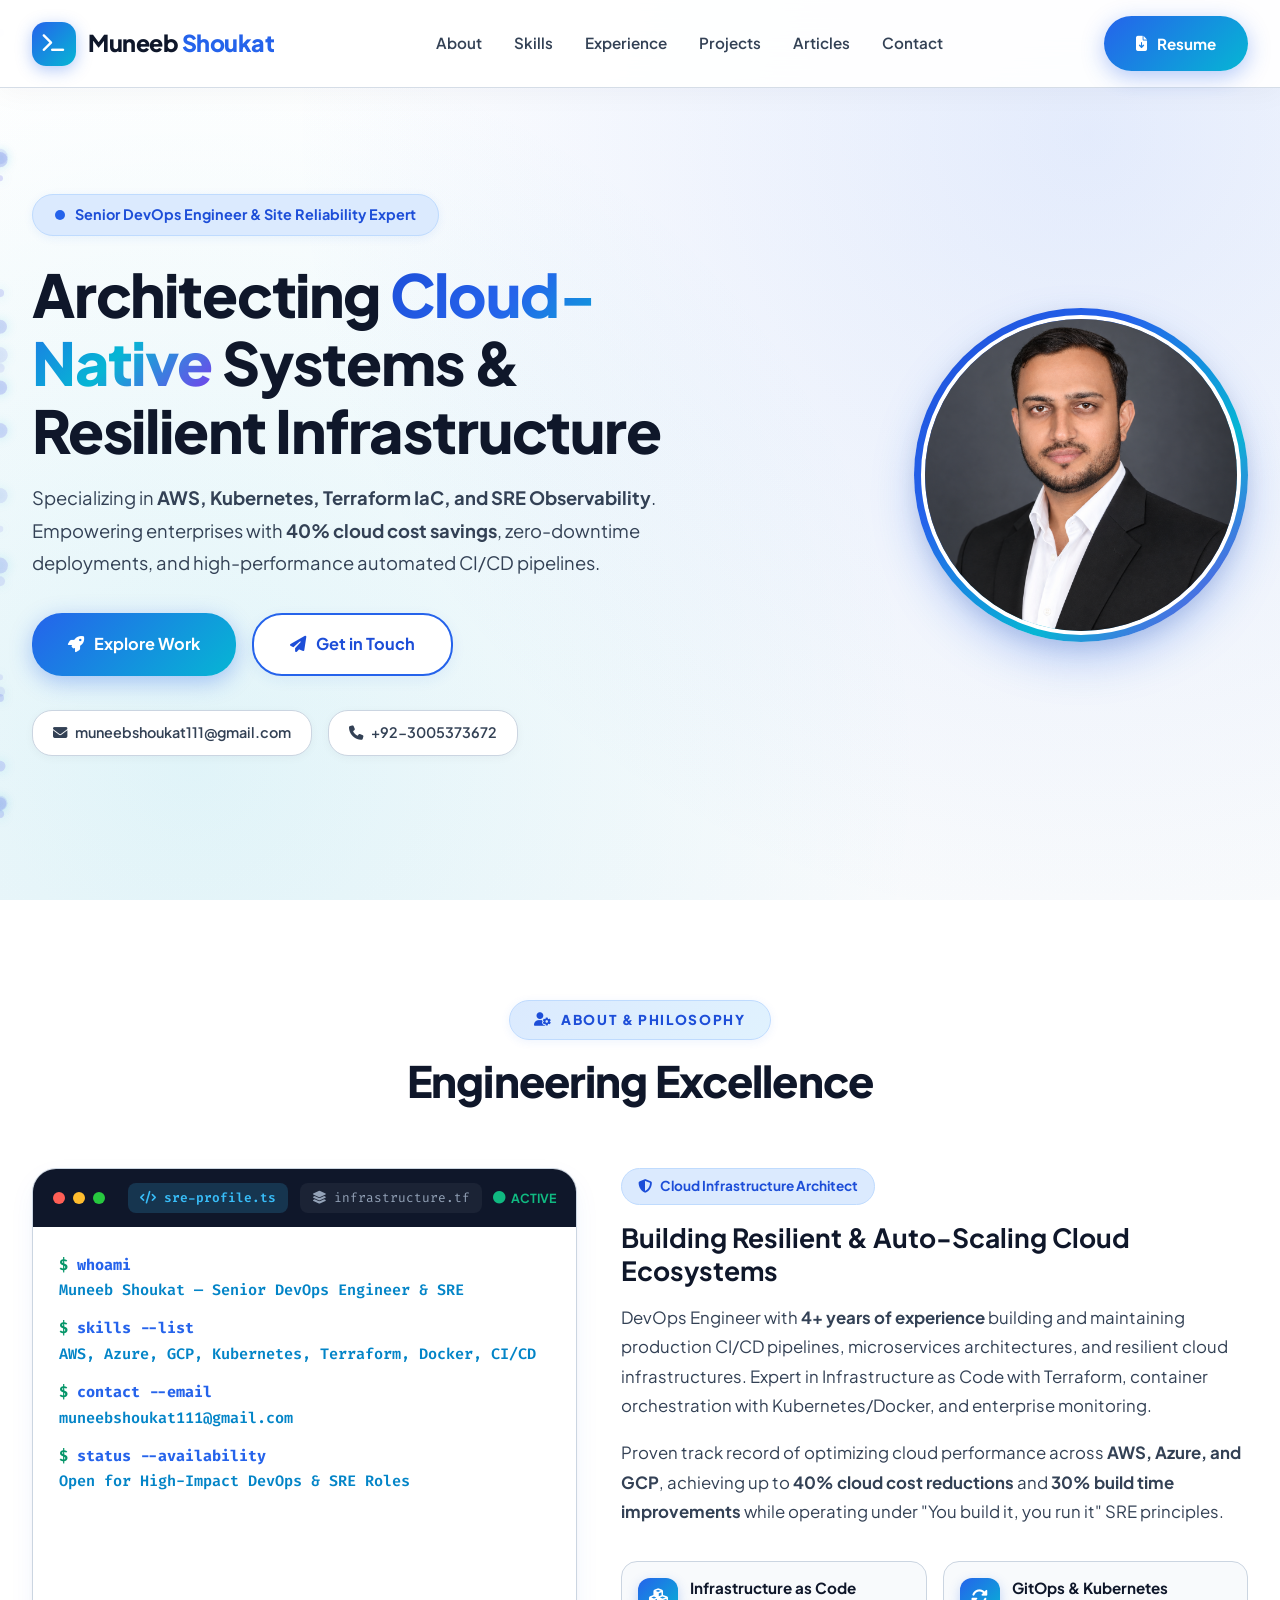
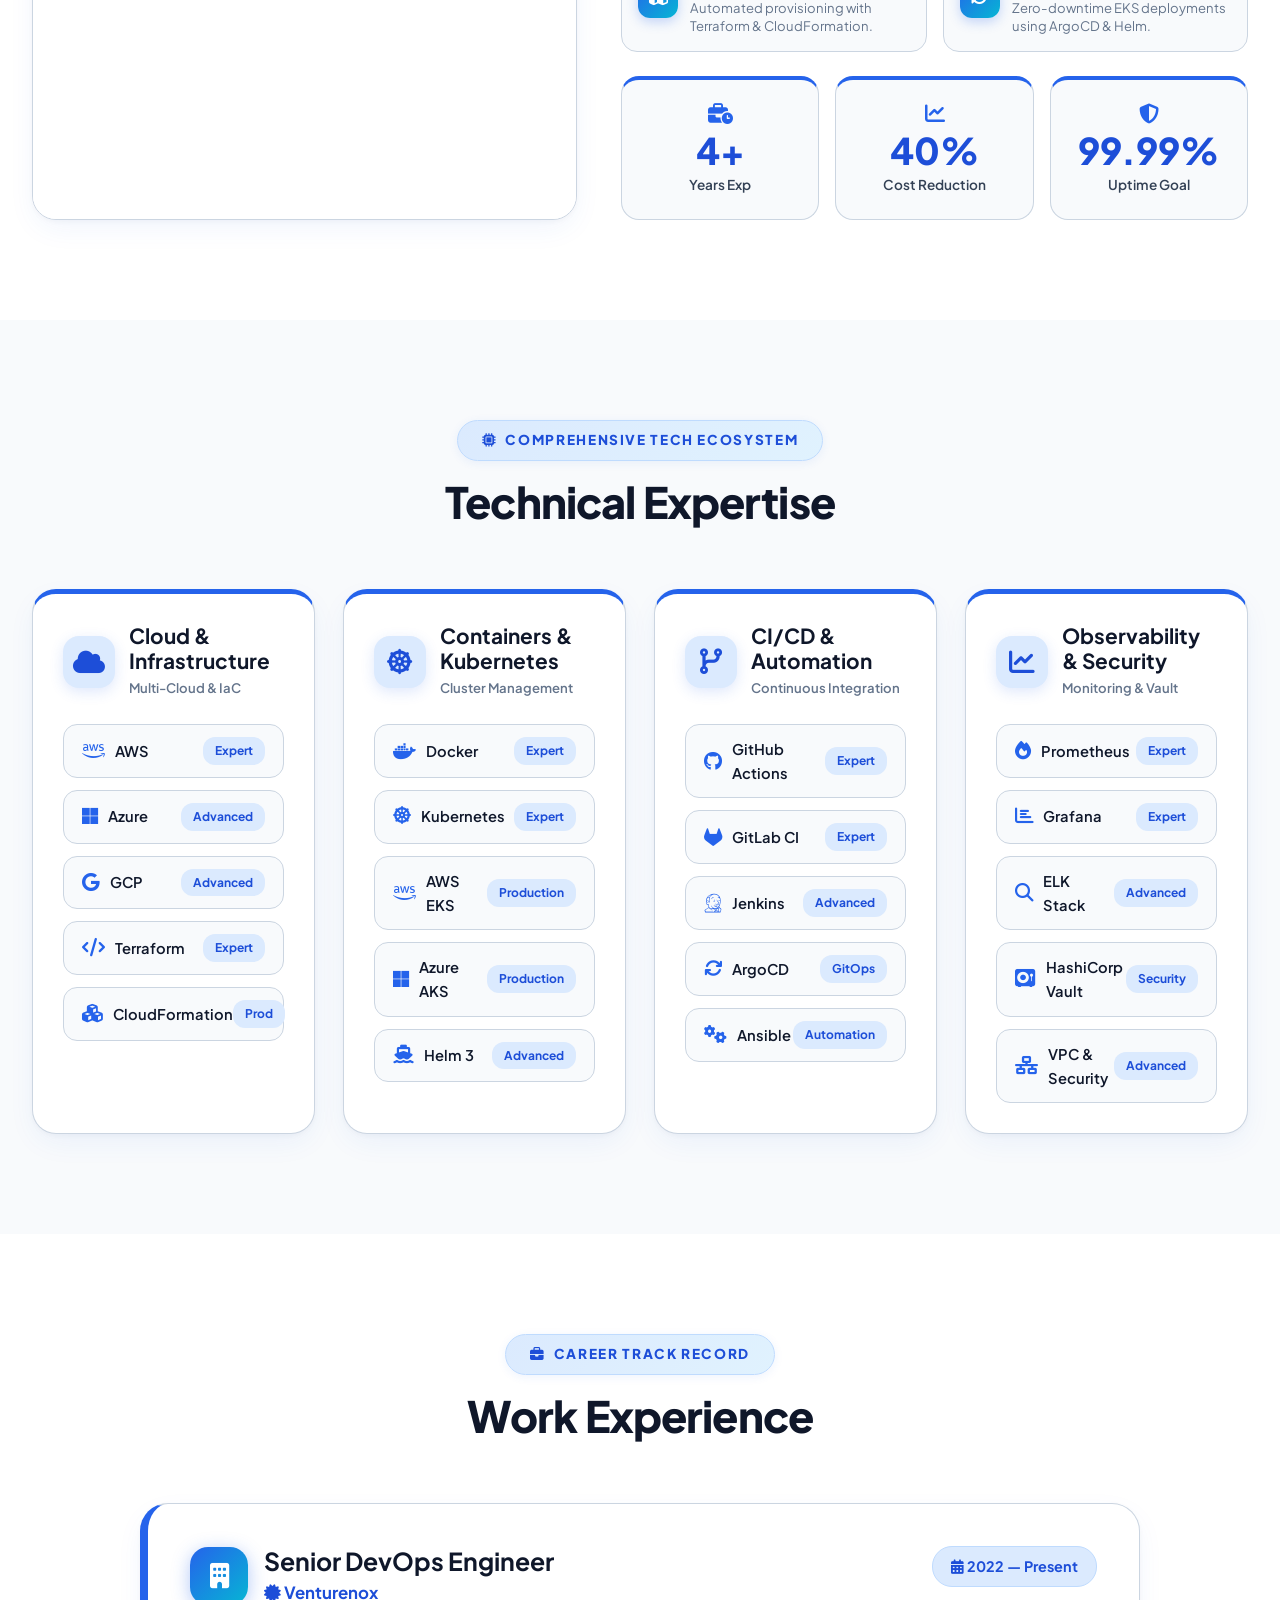
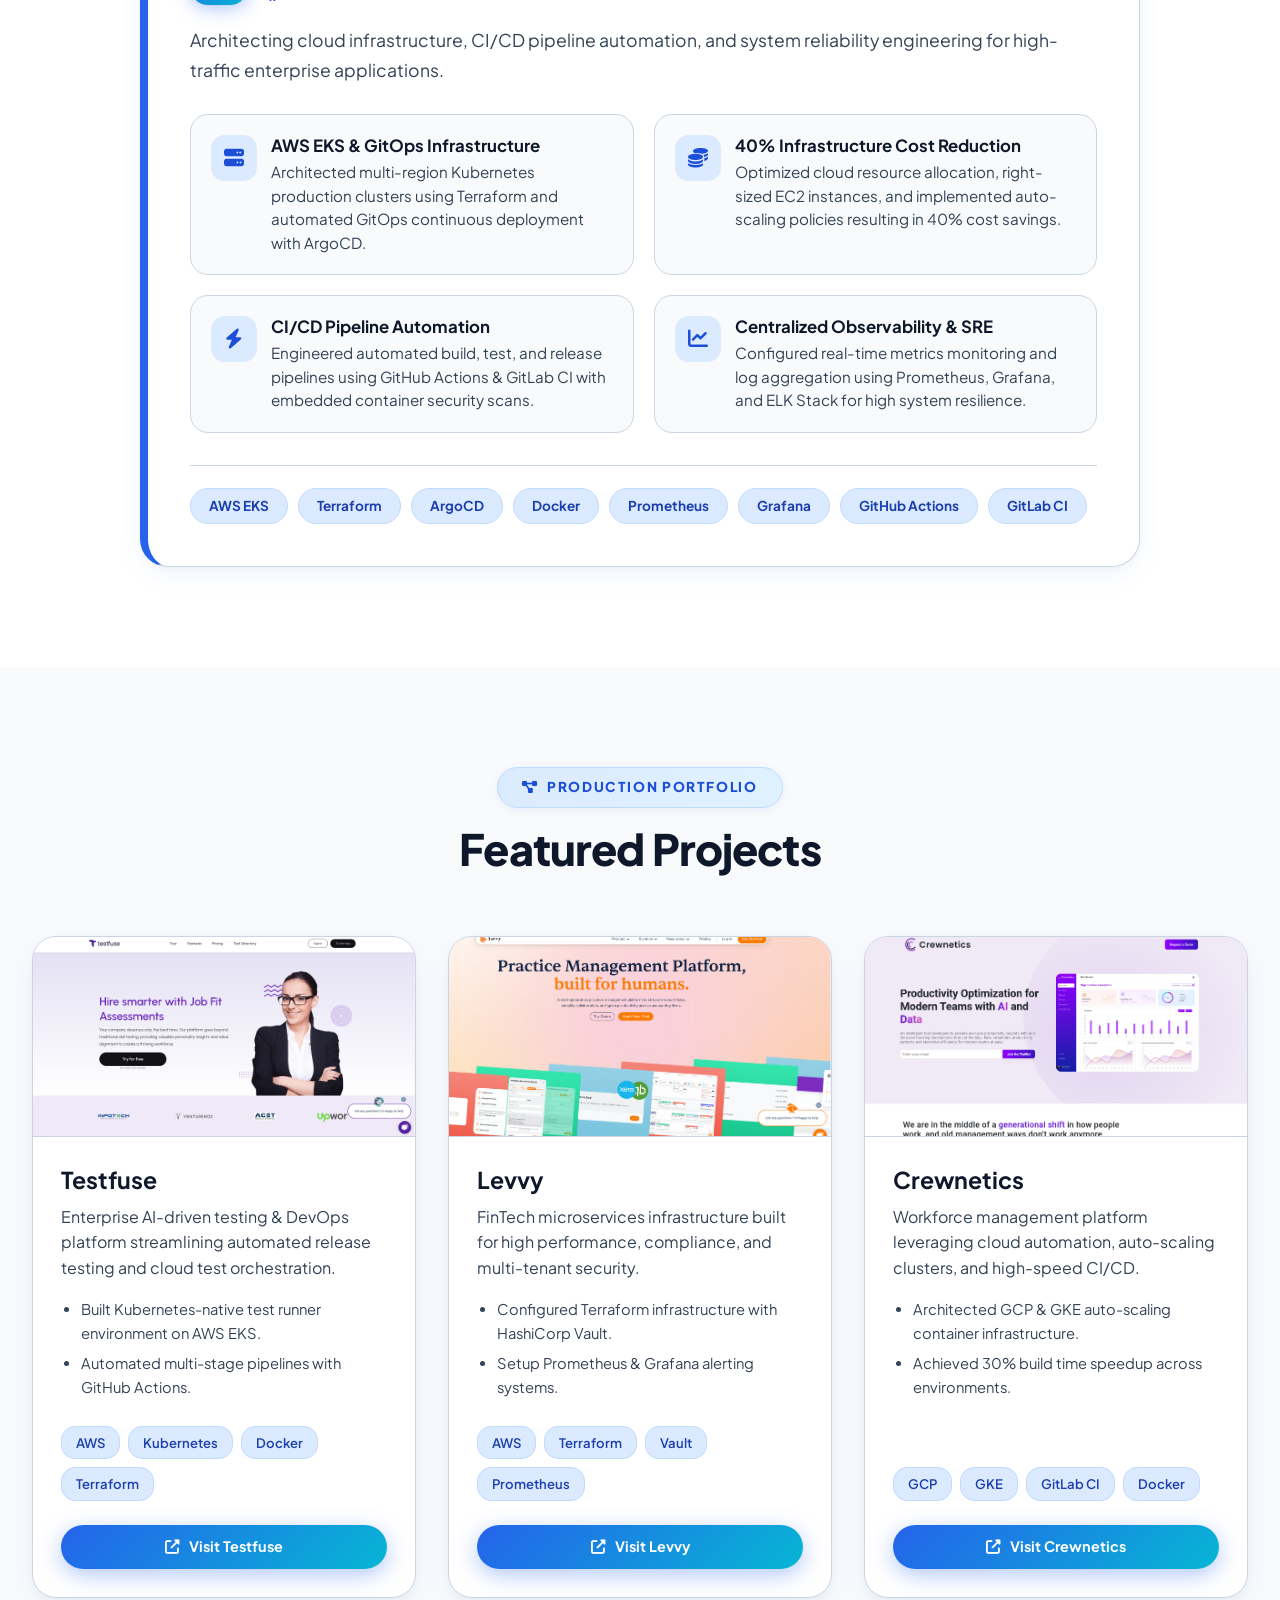
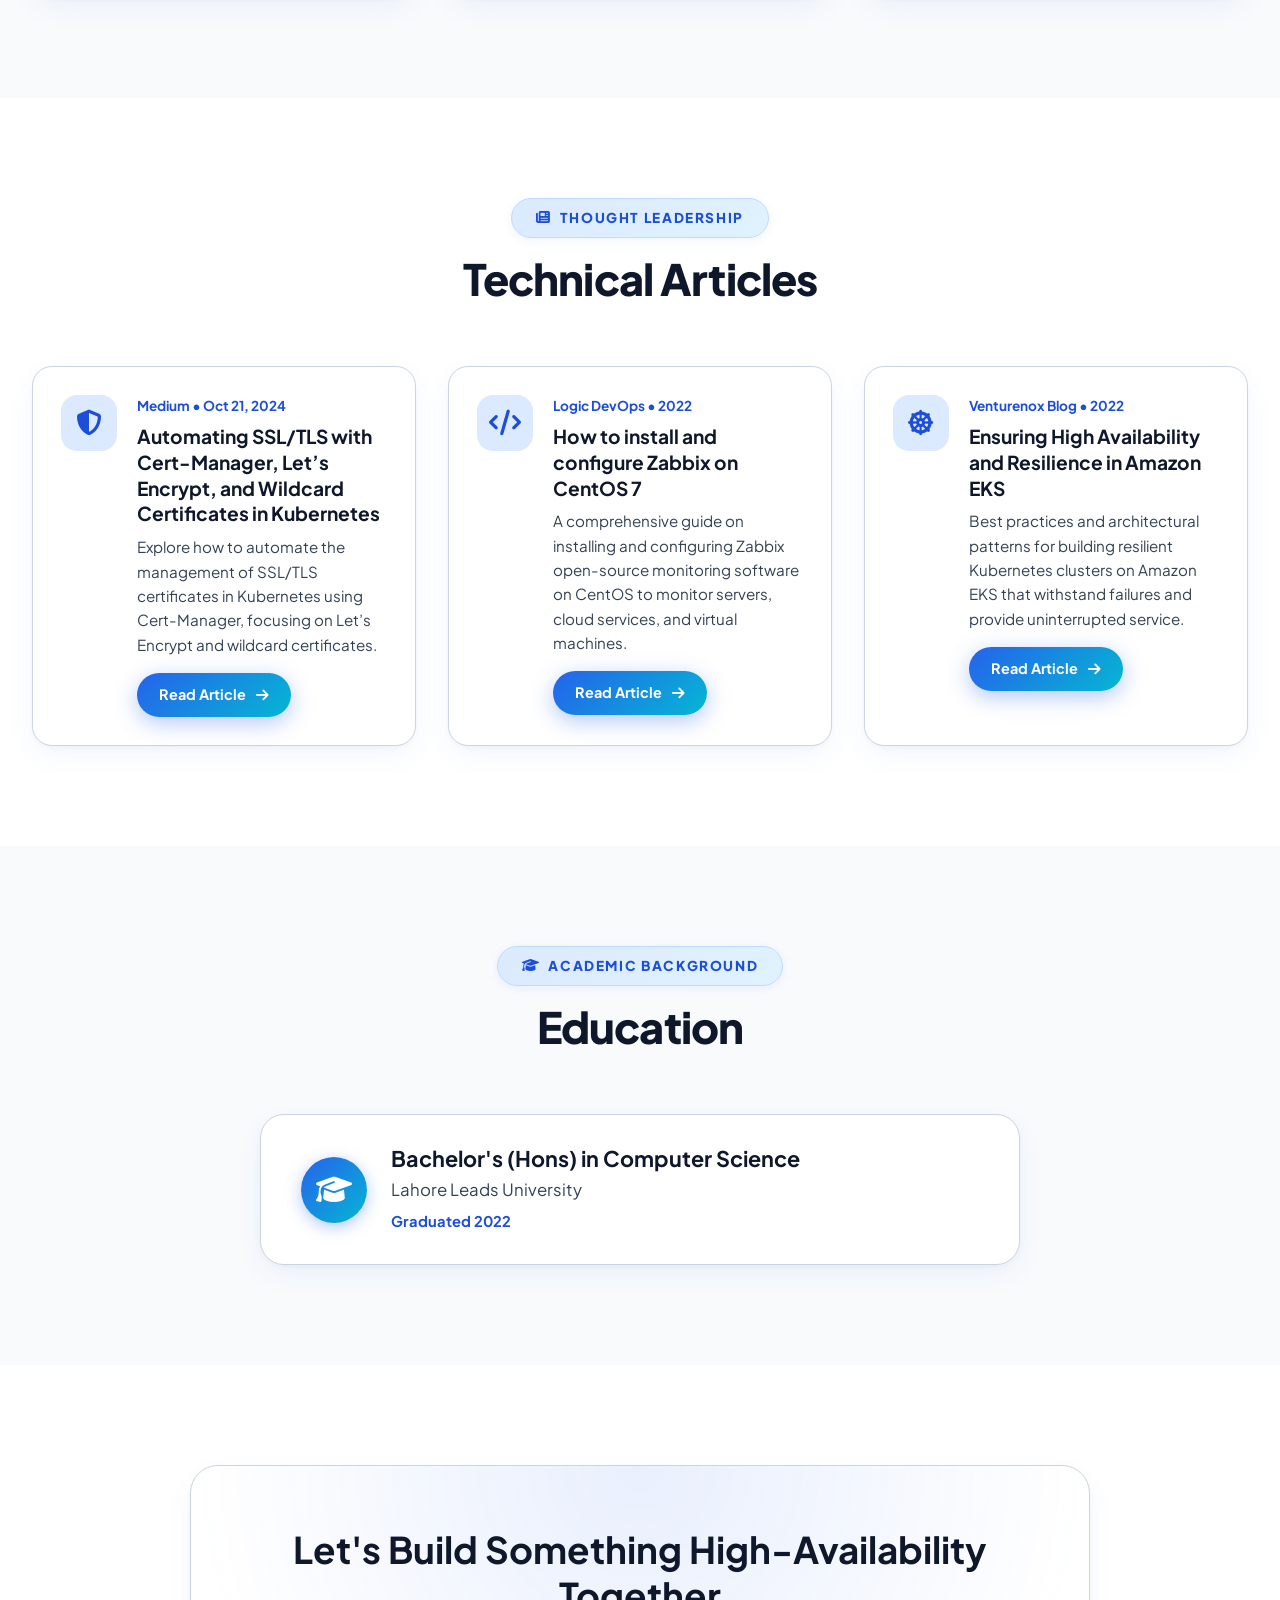
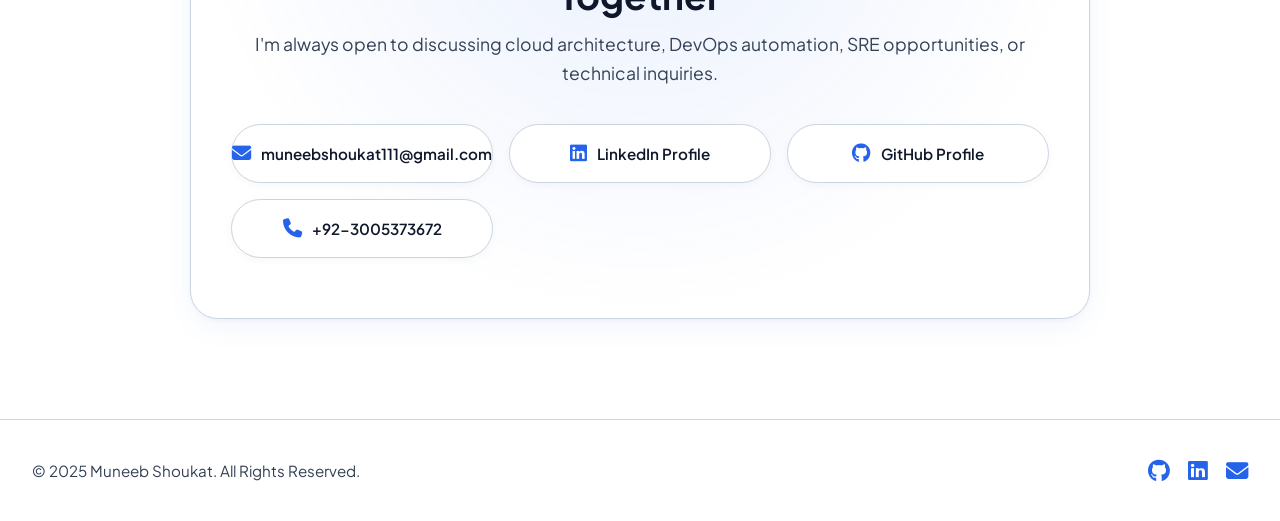
<file: index.html>
<!DOCTYPE html>
<html lang="en">

<head>
  <meta charset="UTF-8" />
  <meta name="viewport" content="width=device-width, initial-scale=1.0" />
  <title>Muneeb Shoukat | Senior DevOps Engineer & SRE</title>
  <link rel="icon" href="images/profile.jpeg" type="image/png" />

  <!-- Google Fonts & Font Awesome Icons -->
  <link
    href="https://fonts.googleapis.com/css2?family=Plus+Jakarta+Sans:wght@300;400;500;600;700;800&family=Fira+Code:wght@400;500;600&display=swap"
    rel="stylesheet" />
  <link rel="stylesheet" href="https://cdnjs.cloudflare.com/ajax/libs/font-awesome/6.4.0/css/all.min.css" />

  <!-- Custom Stylesheet -->
  <link rel="stylesheet" href="styles.css" />
</head>

<body>

  <!-- Ambient Glow Canvas Mesh -->
  <div class="glow-mesh glow-1"></div>
  <div class="glow-mesh glow-2"></div>

  <!-- Floating Glass Navbar -->
  <header class="navbar">
    <div class="container navbar-container">
      <a href="#" class="logo">
        <div class="logo-icon"><i class="fas fa-terminal"></i></div>
        <span class="logo-text">Muneeb<span class="logo-accent"> Shoukat</span></span>
      </a>

      <nav class="nav-menu">
        <ul class="nav-links">
          <li><a href="#about" class="nav-link">About</a></li>
          <li><a href="#skills" class="nav-link">Skills</a></li>
          <li><a href="#experience" class="nav-link">Experience</a></li>
          <li><a href="#projects" class="nav-link">Projects</a></li>
          <li><a href="#articles" class="nav-link">Articles</a></li>
          <li><a href="#contact" class="nav-link">Contact</a></li>
        </ul>
      </nav>

      <div class="nav-actions">
        <a href="MuneebulRehman.pdf" class="btn btn-primary btn-nav" download>
          <i class="fas fa-file-download"></i> Resume
        </a>
        <button class="burger" aria-label="Toggle navigation">
          <span></span><span></span><span></span>
        </button>
      </div>
    </div>
  </header>

  <!-- World-Class Hero Section -->
  <section id="hero" class="hero-section">
    <canvas id="hero-particles"></canvas>
    <div class="container hero-container">

      <!-- Hero Left Headline & Action -->
      <div class="hero-text">
        <div class="status-pill">
          <span class="pulse-dot"></span>
          Senior DevOps Engineer & Site Reliability Expert
        </div>

        <h1 class="hero-title">
          Architecting <span class="gradient-text">Cloud-Native</span> Systems & Resilient Infrastructure
        </h1>

        <p class="hero-description">
          Specializing in <strong>AWS, Kubernetes, Terraform IaC, and SRE Observability</strong>. Empowering enterprises
          with <strong>40% cloud cost savings</strong>, zero-downtime deployments, and high-performance automated CI/CD
          pipelines.
        </p>

        <div class="hero-cta">
          <a href="#projects" class="btn btn-primary btn-lg">
            <i class="fas fa-rocket"></i> Explore Work
          </a>
          <a href="#contact" class="btn btn-secondary btn-lg">
            <i class="fas fa-paper-plane"></i> Get in Touch
          </a>
        </div>

        <div class="hero-contact-chips">
          <a href="mailto:muneebshoukat111@gmail.com" class="chip-item">
            <i class="fas fa-envelope"></i> muneebshoukat111@gmail.com
          </a>
          <a href="tel:+923005373672" class="chip-item">
            <i class="fas fa-phone"></i> +92-3005373672
          </a>
        </div>
      </div>

      <!-- Hero Right Profile Card Showcase -->
      <div class="hero-visual">
        <div class="portrait-card">
          <div class="portrait-ring">
            <img src="images/profile.jpeg" alt="Muneeb Shoukat" class="portrait-img" />
          </div>
        </div>
      </div>

    </div>
  </section>

  <!-- Interactive Terminal & Bio Grid -->
  <section id="about" class="section about-section">
    <div class="container">
      <div class="section-header">
        <span class="section-tag"><i class="fas fa-user-gear"></i> ABOUT & PHILOSOPHY</span>
        <h2 class="section-title">Engineering Excellence</h2>
      </div>

      <div class="about-grid">
        <!-- Interactive Terminal Console -->
        <div class="terminal-card">
          <div class="terminal-bar">
            <div class="terminal-dots">
              <span class="dot dot-red"></span>
              <span class="dot dot-yellow"></span>
              <span class="dot dot-green"></span>
            </div>
            <div class="terminal-tabs">
              <span class="tab active"><i class="fas fa-code"></i> sre-profile.ts</span>
              <span class="tab"><i class="fas fa-layer-group"></i> infrastructure.tf</span>
            </div>
            <span class="status-online"><i class="fas fa-circle"></i> ACTIVE</span>
          </div>
          <div class="terminal-body">
            <div class="terminal-content"></div>
          </div>
        </div>

        <!-- Bio & Pillars Card -->
        <div class="bio-card">
          <div class="bio-header-badge">
            <i class="fas fa-shield-halved"></i> Cloud Infrastructure Architect
          </div>
          <h3>Building Resilient & Auto-Scaling Cloud Ecosystems</h3>
          <p>
            DevOps Engineer with <strong>4+ years of experience</strong> building and maintaining production CI/CD
            pipelines, microservices architectures, and resilient cloud infrastructures. Expert in Infrastructure as
            Code with Terraform, container orchestration with Kubernetes/Docker, and enterprise monitoring.
          </p>
          <p>
            Proven track record of optimizing cloud performance across <strong>AWS, Azure, and GCP</strong>, achieving
            up to <strong>40% cloud cost reductions</strong> and <strong>30% build time improvements</strong> while
            operating under "You build it, you run it" SRE principles.
          </p>

          <!-- Core Pillars Grid -->
          <div class="bio-pillars">
            <div class="pillar-item">
              <div class="pillar-icon"><i class="fas fa-cubes"></i></div>
              <div>
                <h4>Infrastructure as Code</h4>
                <p>Automated provisioning with Terraform & CloudFormation.</p>
              </div>
            </div>
            <div class="pillar-item">
              <div class="pillar-icon"><i class="fas fa-sync-alt"></i></div>
              <div>
                <h4>GitOps & Kubernetes</h4>
                <p>Zero-downtime EKS deployments using ArgoCD & Helm.</p>
              </div>
            </div>
          </div>

          <!-- Highlight Metric Counters -->
          <div class="stats-row">
            <div class="stat-box">
              <i class="fas fa-business-time stat-icon"></i>
              <span class="stat-num">4+</span>
              <span class="stat-label">Years Exp</span>
            </div>
            <div class="stat-box">
              <i class="fas fa-chart-line stat-icon"></i>
              <span class="stat-num">40%</span>
              <span class="stat-label">Cost Reduction</span>
            </div>
            <div class="stat-box">
              <i class="fas fa-shield-alt stat-icon"></i>
              <span class="stat-num">99.99%</span>
              <span class="stat-label">Uptime Goal</span>
            </div>
          </div>

        </div>
      </div>
    </div>
  </section>

  <!-- Technical Stack Ecosystem -->
  <section id="skills" class="section skills-section">
    <div class="container">
      <div class="section-header">
        <span class="section-tag"><i class="fas fa-microchip"></i> COMPREHENSIVE TECH ECOSYSTEM</span>
        <h2 class="section-title">Technical Expertise</h2>
      </div>

      <div class="skills-grid">
        <!-- Cloud Platforms & IaC -->
        <div class="skill-card">
          <div class="skill-card-top">
            <div class="skill-icon-badge"><i class="fas fa-cloud"></i></div>
            <div>
              <h3>Cloud & Infrastructure</h3>
              <span class="skill-sub">Multi-Cloud & IaC</span>
            </div>
          </div>
          <div class="skill-tags">
            <div class="tag-badge"><i class="fab fa-aws"></i> <span>AWS</span> <small>Expert</small></div>
            <div class="tag-badge"><i class="fab fa-microsoft"></i> <span>Azure</span> <small>Advanced</small></div>
            <div class="tag-badge"><i class="fab fa-google"></i> <span>GCP</span> <small>Advanced</small></div>
            <div class="tag-badge"><i class="fas fa-code"></i> <span>Terraform</span> <small>Expert</small></div>
            <div class="tag-badge"><i class="fas fa-cubes"></i> <span>CloudFormation</span> <small>Prod</small></div>
          </div>
        </div>

        <!-- Containers & Orchestration -->
        <div class="skill-card">
          <div class="skill-card-top">
            <div class="skill-icon-badge"><i class="fas fa-dharmachakra"></i></div>
            <div>
              <h3>Containers & Kubernetes</h3>
              <span class="skill-sub">Cluster Management</span>
            </div>
          </div>
          <div class="skill-tags">
            <div class="tag-badge"><i class="fab fa-docker"></i> <span>Docker</span> <small>Expert</small></div>
            <div class="tag-badge"><i class="fas fa-dharmachakra"></i> <span>Kubernetes</span> <small>Expert</small>
            </div>
            <div class="tag-badge"><i class="fab fa-aws"></i> <span>AWS EKS</span> <small>Production</small></div>
            <div class="tag-badge"><i class="fab fa-microsoft"></i> <span>Azure AKS</span> <small>Production</small>
            </div>
            <div class="tag-badge"><i class="fas fa-ship"></i> <span>Helm 3</span> <small>Advanced</small></div>
          </div>
        </div>

        <!-- CI/CD Pipelines & Automation -->
        <div class="skill-card">
          <div class="skill-card-top">
            <div class="skill-icon-badge"><i class="fas fa-code-branch"></i></div>
            <div>
              <h3>CI/CD & Automation</h3>
              <span class="skill-sub">Continuous Integration</span>
            </div>
          </div>
          <div class="skill-tags">
            <div class="tag-badge"><i class="fab fa-github"></i> <span>GitHub Actions</span> <small>Expert</small></div>
            <div class="tag-badge"><i class="fab fa-gitlab"></i> <span>GitLab CI</span> <small>Expert</small></div>
            <div class="tag-badge"><i class="fab fa-jenkins"></i> <span>Jenkins</span> <small>Advanced</small></div>
            <div class="tag-badge"><i class="fas fa-sync"></i> <span>ArgoCD</span> <small>GitOps</small></div>
            <div class="tag-badge"><i class="fas fa-cogs"></i> <span>Ansible</span> <small>Automation</small></div>
          </div>
        </div>

        <!-- Observability & Security -->
        <div class="skill-card">
          <div class="skill-card-top">
            <div class="skill-icon-badge"><i class="fas fa-chart-line"></i></div>
            <div>
              <h3>Observability & Security</h3>
              <span class="skill-sub">Monitoring & Vault</span>
            </div>
          </div>
          <div class="skill-tags">
            <div class="tag-badge"><i class="fas fa-fire"></i> <span>Prometheus</span> <small>Expert</small></div>
            <div class="tag-badge"><i class="fas fa-chart-bar"></i> <span>Grafana</span> <small>Expert</small></div>
            <div class="tag-badge"><i class="fas fa-search"></i> <span>ELK Stack</span> <small>Advanced</small></div>
            <div class="tag-badge"><i class="fas fa-vault"></i> <span>HashiCorp Vault</span> <small>Security</small>
            </div>
            <div class="tag-badge"><i class="fas fa-network-wired"></i> <span>VPC & Security</span>
              <small>Advanced</small>
            </div>
          </div>
        </div>
      </div>
    </div>
  </section>

  <!-- Work Experience Showcase -->
  <section id="experience" class="section experience-section">
    <div class="container">
      <div class="section-header">
        <span class="section-tag"><i class="fas fa-briefcase"></i> CAREER TRACK RECORD</span>
        <h2 class="section-title">Work Experience</h2>
      </div>

      <div class="experience-showcase">
        <div class="company-card">
          <!-- Card Header -->
          <div class="company-header">
            <div class="company-brand">
              <div class="company-logo-badge"><i class="fas fa-building"></i></div>
              <div>
                <h3>Senior DevOps Engineer</h3>
                <span class="company-name"><i class="fas fa-certificate"></i> Venturenox</span>
              </div>
            </div>
            <div class="company-meta">
              <span class="date-badge"><i class="fas fa-calendar-alt"></i> 2022 — Present</span>
            </div>
          </div>

          <!-- Description -->
          <p class="experience-summary">
            Architecting cloud infrastructure, CI/CD pipeline automation, and system reliability engineering for
            high-traffic enterprise applications.
          </p>

          <!-- Core Achievements Grid -->
          <div class="achievements-grid">
            <div class="achievement-item">
              <div class="achievement-icon"><i class="fas fa-server"></i></div>
              <div>
                <h4>AWS EKS & GitOps Infrastructure</h4>
                <p>Architected multi-region Kubernetes production clusters using Terraform and automated GitOps
                  continuous deployment with ArgoCD.</p>
              </div>
            </div>

            <div class="achievement-item">
              <div class="achievement-icon"><i class="fas fa-coins"></i></div>
              <div>
                <h4>40% Infrastructure Cost Reduction</h4>
                <p>Optimized cloud resource allocation, right-sized EC2 instances, and implemented auto-scaling policies
                  resulting in 40% cost savings.</p>
              </div>
            </div>

            <div class="achievement-item">
              <div class="achievement-icon"><i class="fas fa-bolt"></i></div>
              <div>
                <h4>CI/CD Pipeline Automation</h4>
                <p>Engineered automated build, test, and release pipelines using GitHub Actions & GitLab CI with
                  embedded container security scans.</p>
              </div>
            </div>

            <div class="achievement-item">
              <div class="achievement-icon"><i class="fas fa-chart-line"></i></div>
              <div>
                <h4>Centralized Observability & SRE</h4>
                <p>Configured real-time metrics monitoring and log aggregation using Prometheus, Grafana, and ELK Stack
                  for high system resilience.</p>
              </div>
            </div>
          </div>

          <!-- Tech Stack Bar -->
          <div class="experience-tech-bar">
            <span class="tech-pill">AWS EKS</span>
            <span class="tech-pill">Terraform</span>
            <span class="tech-pill">ArgoCD</span>
            <span class="tech-pill">Docker</span>
            <span class="tech-pill">Prometheus</span>
            <span class="tech-pill">Grafana</span>
            <span class="tech-pill">GitHub Actions</span>
            <span class="tech-pill">GitLab CI</span>
          </div>
        </div>
      </div>
    </div>
  </section>

  <!-- Bento Grid Projects Section -->
  <section id="projects" class="section projects-section">
    <div class="container">
      <div class="section-header">
        <span class="section-tag"><i class="fas fa-diagram-project"></i> PRODUCTION PORTFOLIO</span>
        <h2 class="section-title">Featured Projects</h2>
      </div>

      <div class="projects-grid">

        <!-- Project 1: Testfuse -->
        <div class="project-card">
          <div class="project-img-wrapper">
            <img src="images/testfuse.png" alt="Testfuse Logo & Platform" class="project-img" />
          </div>
          <div class="project-card-body">
            <h3>Testfuse</h3>
            <p>Enterprise AI-driven testing & DevOps platform streamlining automated release testing and cloud test
              orchestration.</p>
            <ul>
              <li>Built Kubernetes-native test runner environment on AWS EKS.</li>
              <li>Automated multi-stage pipelines with GitHub Actions.</li>
            </ul>
            <div class="project-tags">
              <span>AWS</span><span>Kubernetes</span><span>Docker</span><span>Terraform</span>
            </div>
            <a href="https://testfuse.com/" target="_blank" class="btn btn-primary btn-sm">
              <i class="fas fa-external-link-alt"></i> Visit Testfuse
            </a>
          </div>
        </div>

        <!-- Project 2: Levvy -->
        <div class="project-card">
          <div class="project-img-wrapper">
            <img src="images/levvy.png" alt="Levvy Logo & Platform" class="project-img" />
          </div>
          <div class="project-card-body">
            <h3>Levvy</h3>
            <p>FinTech microservices infrastructure built for high performance, compliance, and multi-tenant security.
            </p>
            <ul>
              <li>Configured Terraform infrastructure with HashiCorp Vault.</li>
              <li>Setup Prometheus & Grafana alerting systems.</li>
            </ul>
            <div class="project-tags">
              <span>AWS</span><span>Terraform</span><span>Vault</span><span>Prometheus</span>
            </div>
            <a href="https://levvy.com/" target="_blank" class="btn btn-primary btn-sm">
              <i class="fas fa-external-link-alt"></i> Visit Levvy
            </a>
          </div>
        </div>

        <!-- Project 3: Crewnetics -->
        <div class="project-card">
          <div class="project-img-wrapper">
            <img src="images/crewnetics.png" alt="Crewnetics Logo & Platform" class="project-img" />
          </div>
          <div class="project-card-body">
            <h3>Crewnetics</h3>
            <p>Workforce management platform leveraging cloud automation, auto-scaling clusters, and high-speed CI/CD.
            </p>
            <ul>
              <li>Architected GCP & GKE auto-scaling container infrastructure.</li>
              <li>Achieved 30% build time speedup across environments.</li>
            </ul>
            <div class="project-tags">
              <span>GCP</span><span>GKE</span><span>GitLab CI</span><span>Docker</span>
            </div>
            <a href="https://crewnetics.com/" target="_blank" class="btn btn-primary btn-sm">
              <i class="fas fa-external-link-alt"></i> Visit Crewnetics
            </a>
          </div>
        </div>

      </div>
    </div>
  </section>

  <!-- Technical Articles Section -->
  <section id="articles" class="section articles-section">
    <div class="container">
      <div class="section-header">
        <span class="section-tag"><i class="fas fa-newspaper"></i> THOUGHT LEADERSHIP</span>
        <h2 class="section-title">Technical Articles</h2>
      </div>

      <div class="articles-grid">
        <div class="article-card">
          <div class="article-icon"><i class="fas fa-shield-alt"></i></div>
          <div class="article-body">
            <span class="article-date">Medium • Oct 21, 2024</span>
            <h3>Automating SSL/TLS with Cert-Manager, Let’s Encrypt, and Wildcard Certificates in Kubernetes</h3>
            <p>Explore how to automate the management of SSL/TLS certificates in Kubernetes using Cert-Manager, focusing
              on Let’s Encrypt and wildcard certificates.</p>
            <a href="https://medium.com/@muneebshoukat111/automating-ssl-tls-with-cert-manager-lets-encrypt-and-wildcard-certificates-in-kubernetes-be958a5a4526"
              target="_blank" class="btn btn-primary btn-sm">
              Read Article <i class="fas fa-arrow-right"></i>
            </a>
          </div>
        </div>

        <div class="article-card">
          <div class="article-icon"><i class="fas fa-code"></i></div>
          <div class="article-body">
            <span class="article-date">Logic DevOps • 2022</span>
            <h3>How to install and configure Zabbix on CentOS 7</h3>
            <p>A comprehensive guide on installing and configuring Zabbix open-source monitoring software on CentOS to
              monitor servers, cloud services, and virtual machines.</p>
            <a href="https://logicdevops.blogspot.com/" target="_blank" class="btn btn-primary btn-sm">
              Read Article <i class="fas fa-arrow-right"></i>
            </a>
          </div>
        </div>

        <div class="article-card">
          <div class="article-icon"><i class="fas fa-dharmachakra"></i></div>
          <div class="article-body">
            <span class="article-date">Venturenox Blog • 2022</span>
            <h3>Ensuring High Availability and Resilience in Amazon EKS</h3>
            <p>Best practices and architectural patterns for building resilient Kubernetes clusters on Amazon EKS that
              withstand failures and provide uninterrupted service.</p>
            <a href="https://venturenox.com/blog/amazon-eks-2-high-availability-and-resilience/" target="_blank"
              class="btn btn-primary btn-sm">
              Read Article <i class="fas fa-arrow-right"></i>
            </a>
          </div>
        </div>
      </div>
    </div>
  </section>

  <!-- Education Section -->
  <section id="education" class="section education-section">
    <div class="container">
      <div class="section-header">
        <span class="section-tag"><i class="fas fa-graduation-cap"></i> ACADEMIC BACKGROUND</span>
        <h2 class="section-title">Education</h2>
      </div>

      <div class="education-grid">
        <div class="edu-card">
          <div class="edu-icon"><i class="fas fa-graduation-cap"></i></div>
          <div class="edu-details">
            <h3>Bachelor's (Hons) in Computer Science</h3>
            <span class="edu-school">Lahore Leads University</span>
            <span class="edu-date">Graduated 2022</span>
          </div>
        </div>
      </div>
    </div>
  </section>

  <!-- Contact & Floating Footer -->
  <section id="contact" class="section contact-section">
    <div class="container">
      <div class="contact-box">
        <h2>Let's Build Something High-Availability Together</h2>
        <p>I'm always open to discussing cloud architecture, DevOps automation, SRE opportunities, or technical
          inquiries.</p>

        <div class="contact-links-grid">
          <a href="mailto:muneebshoukat111@gmail.com" class="contact-pill" target="_blank">
            <i class="fas fa-envelope"></i>
            <span>muneebshoukat111@gmail.com</span>
          </a>
          <a href="https://www.linkedin.com/in/muneeb-shoukat-024a90171/" class="contact-pill" target="_blank">
            <i class="fab fa-linkedin"></i>
            <span>LinkedIn Profile</span>
          </a>
          <a href="https://github.com/muneebshoukat111/muneebshoukat111" class="contact-pill" target="_blank">
            <i class="fab fa-github"></i>
            <span>GitHub Profile</span>
          </a>
          <a href="tel:+923005373672" class="contact-pill" target="_blank">
            <i class="fas fa-phone"></i>
            <span>+92-3005373672</span>
          </a>
        </div>
      </div>
    </div>
  </section>

  <!-- Footer -->
  <footer class="footer">
    <div class="container footer-container">
      <p>&copy; 2025 Muneeb Shoukat. All Rights Reserved.</p>
      <div class="footer-socials">
        <a href="https://github.com/muneebshoukat111/muneebshoukat111" target="_blank"><i class="fab fa-github"></i></a>
        <a href="https://www.linkedin.com/in/muneeb-shoukat-024a90171/" target="_blank"><i
            class="fab fa-linkedin"></i></a>
        <a href="mailto:muneebshoukat111@gmail.com"><i class="fas fa-envelope"></i></a>
      </div>
    </div>
  </footer>

  <script src="script.js"></script>
</body>

</html>
</file>
<file: styles.css>
/* ==========================================================
   MUNEEB SHOUKAT - WORLD-CLASS MODERN LIGHT DESIGN SYSTEM
   ========================================================== */

@import url('https://fonts.googleapis.com/css2?family=Plus+Jakarta+Sans:wght@300;400;500;600;700;800&family=Fira+Code:wght@400;500;600&display=swap');

:root {
  --primary-color: #2563eb;        /* Vibrant Cobalt Blue */
  --primary-dark: #1d4ed8;         /* Deep Rich Blue */
  --primary-light: #60a5fa;        /* Soft Blue */

  --secondary-color: #06b6d4;      /* Luminous Cyan */
  --accent-violet: #7c3aed;        /* Electric Violet */
  --accent-rose: #f43f5e;          /* Vibrant Rose Accent */

  --text-primary: #0f172a;         /* Deep Slate-900 contrast text */
  --text-secondary: #334155;       /* Slate-700 body copy */
  --text-light: #64748b;           /* Slate-500 muted text */

  --background-default: #f8fafc;   /* Pristine Slate Canvas */
  --background-paper: #ffffff;     /* Elevated pure white card */
  --border-color: #cbd5e1;         /* Soft outline border */

  --border-radius: 20px;
  --transition: all 0.35s cubic-bezier(0.16, 1, 0.3, 1);

  --card-shadow: 0 10px 30px -5px rgba(37, 99, 235, 0.08), 0 2px 6px -1px rgba(15, 23, 42, 0.04);
  --card-shadow-hover: 0 22px 50px -6px rgba(37, 99, 235, 0.2), 0 8px 20px -2px rgba(15, 23, 42, 0.08);

  --gradient-primary: linear-gradient(135deg, #2563eb 0%, #06b6d4 100%);
  --gradient-hero: linear-gradient(135deg, #1d4ed8 0%, #2563eb 35%, #06b6d4 70%, #7c3aed 100%);
  --gradient-card: linear-gradient(135deg, #ffffff 0%, #f8fafc 100%);
}

/* Force light theme */
@media (prefers-color-scheme: dark) {
  :root {
    --background-default: #f8fafc;
    --background-paper: #ffffff;
    --text-primary: #0f172a;
    --text-secondary: #334155;
  }
}

/* Global Reset */
* {
  margin: 0;
  padding: 0;
  box-sizing: border-box;
}

html {
  scroll-behavior: smooth;
  font-size: 16px;
}

body {
  font-family: 'Plus Jakarta Sans', sans-serif;
  line-height: 1.65;
  color: var(--text-primary);
  background-color: var(--background-default);
  -webkit-font-smoothing: antialiased;
  -moz-osx-font-smoothing: grayscale;
  overflow-x: hidden;
  position: relative;
}

/* Ambient Glow Mesh Background Blobs */
.glow-mesh {
  position: absolute;
  border-radius: 50%;
  filter: blur(90px);
  z-index: 0;
  pointer-events: none;
  opacity: 0.45;
}

.glow-1 {
  top: 50px;
  right: -50px;
  width: 500px;
  height: 500px;
  background: radial-gradient(circle, rgba(37, 99, 235, 0.25) 0%, rgba(6, 182, 212, 0) 70%);
}

.glow-2 {
  top: 800px;
  left: -100px;
  width: 600px;
  height: 600px;
  background: radial-gradient(circle, rgba(124, 58, 237, 0.2) 0%, rgba(37, 99, 235, 0) 70%);
}

h1, h2, h3, h4, h5, h6 {
  color: var(--text-primary);
  font-weight: 700;
  line-height: 1.25;
}

a {
  text-decoration: none;
  color: var(--primary-color);
  transition: var(--transition);
}

ul { list-style: none; }

img {
  max-width: 100%;
  height: auto;
  display: block;
}

.container {
  max-width: 1280px;
  margin: 0 auto;
  padding: 0 32px;
  width: 100%;
  position: relative;
  z-index: 2;
}

.section {
  padding: 100px 0;
  position: relative;
}

.section-header {
  text-align: center;
  margin-bottom: 60px;
}

.section-tag {
  display: inline-flex;
  align-items: center;
  gap: 8px;
  font-size: 0.85rem;
  font-weight: 800;
  letter-spacing: 0.12em;
  color: #1d4ed8;
  text-transform: uppercase;
  background: linear-gradient(135deg, #dbeafe 0%, #e0f2fe 100%);
  border: 1px solid #bfdbfe;
  padding: 8px 24px;
  border-radius: 30px;
  margin-bottom: 14px;
  box-shadow: 0 2px 10px rgba(37, 99, 235, 0.08);
}

.section-title {
  font-size: 2.7rem;
  font-weight: 800;
  color: var(--text-primary);
  letter-spacing: -0.02em;
}

/* Gradient Text */
.gradient-text {
  background: var(--gradient-hero);
  -webkit-background-clip: text;
  background-clip: text;
  color: transparent;
}

.logo-accent {
  color: var(--primary-color);
}

/* Buttons */
.btn {
  display: inline-flex;
  align-items: center;
  justify-content: center;
  gap: 10px;
  padding: 15px 32px;
  border-radius: 30px;
  font-weight: 700;
  font-size: 0.95rem;
  transition: var(--transition);
  cursor: pointer;
  border: none;
  white-space: nowrap;
}

.btn-primary {
  background: var(--gradient-primary);
  color: #ffffff !important;
  box-shadow: 0 6px 22px rgba(37, 99, 235, 0.35);
}

.btn-primary:hover {
  background: var(--gradient-hero);
  transform: translateY(-3px) scale(1.02);
  box-shadow: 0 10px 32px rgba(37, 99, 235, 0.45);
}

.btn-secondary {
  background: #ffffff;
  color: var(--primary-dark) !important;
  border: 2px solid var(--primary-color);
  box-shadow: 0 4px 14px rgba(37, 99, 235, 0.08);
}

.btn-secondary:hover {
  background: #eff6ff;
  transform: translateY(-3px) scale(1.02);
  border-color: var(--primary-dark);
}

.btn-sm {
  padding: 10px 22px;
  font-size: 0.9rem;
}

.btn-lg {
  padding: 16px 36px;
  font-size: 1.02rem;
}

/* Floating Glass Header */
.navbar {
  position: fixed;
  top: 0;
  left: 0;
  width: 100%;
  background-color: rgba(255, 255, 255, 0.92);
  backdrop-filter: blur(18px);
  border-bottom: 1px solid rgba(203, 213, 225, 0.8);
  box-shadow: 0 4px 30px rgba(15, 23, 42, 0.04);
  z-index: 1100;
  padding: 16px 0;
  transition: var(--transition);
}

.navbar-container {
  display: flex;
  justify-content: space-between;
  align-items: center;
}

.logo {
  display: flex;
  align-items: center;
  gap: 12px;
  text-decoration: none;
}

.logo-icon {
  width: 44px;
  height: 44px;
  background: var(--gradient-primary);
  border-radius: 14px;
  display: flex;
  align-items: center;
  justify-content: center;
  color: #ffffff;
  font-size: 1.2rem;
  box-shadow: 0 4px 16px rgba(37, 99, 235, 0.35);
  transition: transform 0.3s ease;
}

.logo:hover .logo-icon {
  transform: rotate(-8deg) scale(1.08);
}

.logo-text {
  font-size: 1.45rem;
  font-weight: 800;
  color: var(--text-primary);
  letter-spacing: -0.02em;
}

.nav-links {
  display: flex;
  gap: 32px;
  align-items: center;
}

.nav-links li a {
  color: var(--text-secondary);
  font-weight: 600;
  font-size: 0.95rem;
  padding: 8px 0;
  transition: var(--transition);
  position: relative;
}

.nav-links li a::after {
  content: "";
  position: absolute;
  bottom: 0;
  left: 0;
  width: 100%;
  height: 2px;
  background: var(--gradient-primary);
  transform: scaleX(0);
  transform-origin: right;
  transition: transform 0.3s ease;
  border-radius: 2px;
}

.nav-links li a:hover {
  color: var(--primary-dark);
}

.nav-links li a:hover::after {
  transform: scaleX(1);
  transform-origin: left;
}

.nav-actions {
  display: flex;
  align-items: center;
  gap: 16px;
}

.burger {
  display: none;
  background: transparent;
  border: none;
  cursor: pointer;
}

.burger span {
  display: block;
  width: 25px;
  height: 3px;
  background: var(--text-primary);
  margin: 5px 0;
  border-radius: 3px;
}

/* World-Class Hero Section */
.hero-section {
  min-height: 100vh;
  display: flex;
  align-items: center;
  background: radial-gradient(circle at 85% 15%, rgba(37, 99, 235, 0.12) 0%, transparent 60%),
              radial-gradient(circle at 15% 85%, rgba(6, 182, 212, 0.1) 0%, transparent 55%),
              linear-gradient(180deg, #ffffff 0%, #f8fafc 100%);
  padding-top: 130px;
  padding-bottom: 80px;
  position: relative;
}

#hero-particles {
  position: absolute;
  top: 0;
  left: 0;
  width: 100%;
  height: 100%;
  z-index: 0;
  pointer-events: none;
}

.hero-container {
  display: flex;
  align-items: center;
  justify-content: space-between;
  gap: 4rem;
  position: relative;
  z-index: 1;
}

.hero-text {
  flex: 1.2;
  max-width: 680px;
}

.status-pill {
  display: inline-flex;
  align-items: center;
  gap: 10px;
  padding: 8px 22px;
  background: #dbeafe;
  border: 1px solid #bfdbfe;
  border-radius: 30px;
  font-size: 0.9rem;
  font-weight: 700;
  color: #1d4ed8;
  margin-bottom: 24px;
  box-shadow: 0 2px 10px rgba(37, 99, 235, 0.08);
}

.pulse-dot {
  width: 10px;
  height: 10px;
  background-color: #2563eb;
  border-radius: 50%;
  box-shadow: 0 0 0 0 rgba(37, 99, 235, 0.7);
  animation: pulse 1.8s infinite;
}

@keyframes pulse {
  0% { transform: scale(0.95); box-shadow: 0 0 0 0 rgba(37, 99, 235, 0.7); }
  70% { transform: scale(1); box-shadow: 0 0 0 8px rgba(37, 99, 235, 0); }
  100% { transform: scale(0.95); box-shadow: 0 0 0 0 rgba(37, 99, 235, 0); }
}

.hero-title {
  font-size: 3.7rem;
  font-weight: 800;
  line-height: 1.15;
  margin-bottom: 18px;
  letter-spacing: -0.02em;
}

.hero-description {
  font-size: 1.15rem;
  color: var(--text-secondary);
  line-height: 1.75;
  margin-bottom: 34px;
}

.hero-cta {
  display: flex;
  gap: 16px;
  margin-bottom: 34px;
  flex-wrap: wrap;
}

.hero-contact-chips {
  display: flex;
  gap: 16px;
  flex-wrap: wrap;
}

.chip-item {
  display: inline-flex;
  align-items: center;
  gap: 8px;
  padding: 10px 20px;
  background: #ffffff;
  border: 1px solid var(--border-color);
  border-radius: 20px;
  font-size: 0.9rem;
  font-weight: 600;
  color: var(--text-secondary);
  box-shadow: 0 2px 10px rgba(15, 23, 42, 0.04);
  transition: var(--transition);
}

.chip-item:hover {
  border-color: var(--primary-color);
  color: var(--primary-dark);
  transform: translateY(-2px);
  box-shadow: var(--card-shadow);
}

/* Profile Picture Presentation */
.hero-visual {
  flex: 0 0 auto;
  position: relative;
  display: flex;
  justify-content: center;
  align-items: center;
}

.portrait-card {
  position: relative;
}

.portrait-ring {
  padding: 7px;
  background: linear-gradient(135deg, #1d4ed8, #2563eb, #06b6d4, #7c3aed);
  border-radius: 50%;
  box-shadow: 0 20px 48px -8px rgba(37, 99, 235, 0.38), 0 6px 20px -2px rgba(15, 23, 42, 0.1);
  transition: transform 0.4s cubic-bezier(0.175, 0.885, 0.32, 1.275), box-shadow 0.4s ease;
}

.portrait-ring:hover {
  transform: scale(1.04);
  box-shadow: 0 24px 58px -8px rgba(37, 99, 235, 0.48);
}

.portrait-img {
  width: 320px;
  height: 320px;
  aspect-ratio: 1 / 1;
  border-radius: 50%;
  object-fit: cover;
  object-position: center 15%;
  border: 4px solid #ffffff;
  display: block;
}

/* About & Live Terminal Console */
.about-section {
  background: #ffffff;
}

.about-grid {
  display: grid;
  grid-template-columns: 1fr 1.15fr;
  gap: 44px;
  align-items: stretch;
}

.terminal-card {
  background: #ffffff;
  border: 1px solid var(--border-color);
  border-radius: 24px;
  box-shadow: var(--card-shadow);
  overflow: hidden;
  display: flex;
  flex-direction: column;
}

.terminal-bar {
  background: #0f172a;
  padding: 14px 20px;
  display: flex;
  align-items: center;
  justify-content: space-between;
}

.terminal-dots { display: flex; gap: 8px; }
.dot { width: 12px; height: 12px; border-radius: 50%; }
.dot-red { background: #ff5f56; }
.dot-yellow { background: #ffbd2e; }
.dot-green { background: #27c93f; }

.terminal-tabs {
  display: flex;
  gap: 12px;
  margin-left: 12px;
}

.terminal-tabs .tab {
  font-family: 'Fira Code', monospace;
  font-size: 0.8rem;
  color: #94a3b8;
  padding: 4px 12px;
  border-radius: 8px;
  background: rgba(255, 255, 255, 0.05);
}

.terminal-tabs .tab.active {
  color: #38bdf8;
  background: rgba(56, 189, 248, 0.18);
  font-weight: 600;
}

.status-online {
  font-size: 0.78rem;
  font-weight: 700;
  color: #10b981;
  display: flex;
  align-items: center;
  gap: 6px;
}

.terminal-body {
  padding: 26px;
  background: #ffffff;
  color: var(--text-primary);
  font-family: 'Fira Code', monospace;
  font-size: 0.95rem;
  line-height: 1.7;
  flex: 1;
}

.command-line { margin-bottom: 12px; }
.terminal-body .prompt { color: #059669; font-weight: 700; }
.terminal-body .command { color: #2563eb; font-weight: 700; }
.terminal-body .output { color: #0284c7; font-weight: 600; }

.bio-card {
  display: flex;
  flex-direction: column;
  justify-content: center;
}

.bio-header-badge {
  display: inline-flex;
  align-items: center;
  gap: 8px;
  padding: 6px 16px;
  background: #dbeafe;
  border: 1px solid #bfdbfe;
  border-radius: 20px;
  font-size: 0.85rem;
  font-weight: 700;
  color: #1d4ed8;
  margin-bottom: 16px;
  width: fit-content;
}

.bio-card h3 {
  font-size: 1.65rem;
  margin-bottom: 16px;
  color: var(--text-primary);
}

.bio-card p {
  font-size: 1.05rem;
  line-height: 1.75;
  color: var(--text-secondary);
  margin-bottom: 18px;
}

.bio-pillars {
  display: grid;
  grid-template-columns: 1fr 1fr;
  gap: 16px;
  margin: 16px 0 24px 0;
}

.pillar-item {
  display: flex;
  align-items: flex-start;
  gap: 12px;
  background: #f8fafc;
  border: 1px solid var(--border-color);
  padding: 16px;
  border-radius: 16px;
  transition: var(--transition);
}

.pillar-item:hover {
  background: #ffffff;
  border-color: var(--primary-color);
  box-shadow: var(--card-shadow);
}

.pillar-icon {
  width: 40px;
  height: 40px;
  background: var(--gradient-primary);
  color: #ffffff;
  border-radius: 12px;
  display: flex;
  align-items: center;
  justify-content: center;
  font-size: 1.05rem;
  flex-shrink: 0;
  box-shadow: 0 4px 12px rgba(37, 99, 235, 0.25);
}

.pillar-item h4 {
  font-size: 0.95rem;
  margin-bottom: 2px;
  color: var(--text-primary);
}

.pillar-item p {
  font-size: 0.82rem;
  color: var(--text-light);
  line-height: 1.4;
  margin: 0;
}

.stats-row {
  display: grid;
  grid-template-columns: repeat(3, 1fr);
  gap: 16px;
}

.stat-box {
  background: #f8fafc;
  border: 1px solid var(--border-color);
  padding: 22px 14px;
  border-radius: 18px;
  text-align: center;
  border-top: 4px solid var(--primary-color);
  transition: var(--transition);
}

.stat-box:hover {
  transform: translateY(-4px);
  box-shadow: var(--card-shadow);
  border-top-color: var(--secondary-color);
}

.stat-icon {
  font-size: 1.25rem;
  color: var(--primary-color);
  margin-bottom: 6px;
}

.stat-num {
  display: block;
  font-size: 2.3rem;
  font-weight: 800;
  color: #1d4ed8;
  line-height: 1.1;
}

.stat-label {
  font-size: 0.85rem;
  font-weight: 600;
  color: var(--text-secondary);
}

/* Technical Stack Ecosystem */
.skills-section {
  background-color: var(--background-default);
}

.skills-grid {
  display: grid;
  grid-template-columns: repeat(auto-fit, minmax(280px, 1fr));
  gap: 28px;
}

.skill-card {
  background: #ffffff;
  border: 1px solid var(--border-color);
  border-radius: 24px;
  padding: 30px;
  box-shadow: var(--card-shadow);
  border-top: 5px solid var(--primary-color);
  transition: var(--transition);
  display: flex;
  flex-direction: column;
}

.skill-card:hover {
  transform: translateY(-6px);
  box-shadow: var(--card-shadow-hover);
}

.skill-card-top {
  display: flex;
  align-items: center;
  gap: 14px;
  margin-bottom: 24px;
}

.skill-icon-badge {
  width: 52px;
  height: 52px;
  background: #dbeafe;
  color: #1d4ed8;
  border-radius: 16px;
  display: flex;
  align-items: center;
  justify-content: center;
  font-size: 1.6rem;
  flex-shrink: 0;
  box-shadow: 0 4px 14px rgba(37, 99, 235, 0.15);
}

.skill-card-top h3 {
  font-size: 1.3rem;
  color: var(--text-primary);
  line-height: 1.2;
}

.skill-sub {
  font-size: 0.82rem;
  color: var(--text-light);
  font-weight: 600;
}

.skill-tags {
  display: flex;
  flex-direction: column;
  gap: 12px;
}

.tag-badge {
  display: flex;
  align-items: center;
  justify-content: space-between;
  background: #f8fafc;
  border: 1px solid var(--border-color);
  padding: 12px 18px;
  border-radius: 14px;
  font-size: 0.92rem;
  font-weight: 600;
  color: var(--text-primary);
  transition: var(--transition);
}

.tag-badge i {
  color: #2563eb;
  font-size: 1.15rem;
  margin-right: 10px;
}

.tag-badge span { flex: 1; }

.tag-badge small {
  font-size: 0.75rem;
  font-weight: 700;
  color: #1d4ed8;
  background: #dbeafe;
  padding: 4px 12px;
  border-radius: 12px;
}

.tag-badge:hover {
  background: #eff6ff;
  border-color: var(--primary-color);
  transform: translateX(4px);
}

/* Work Experience Showcase */
.experience-section {
  background: #ffffff;
}

.experience-showcase {
  max-width: 1000px;
  margin: 0 auto;
}

.company-card {
  background: #ffffff;
  border: 1px solid var(--border-color);
  border-radius: 28px;
  box-shadow: var(--card-shadow);
  padding: 42px;
  border-left: 8px solid var(--primary-color);
  transition: var(--transition);
}

.company-card:hover {
  box-shadow: var(--card-shadow-hover);
}

.company-header {
  display: flex;
  justify-content: space-between;
  align-items: flex-start;
  margin-bottom: 20px;
  flex-wrap: wrap;
  gap: 16px;
}

.company-brand {
  display: flex;
  align-items: center;
  gap: 16px;
}

.company-logo-badge {
  width: 58px;
  height: 58px;
  background: var(--gradient-primary);
  color: #ffffff;
  border-radius: 18px;
  display: flex;
  align-items: center;
  justify-content: center;
  font-size: 1.6rem;
  box-shadow: 0 4px 18px rgba(37, 99, 235, 0.35);
}

.company-brand h3 {
  font-size: 1.55rem;
  color: var(--text-primary);
  margin-bottom: 2px;
}

.company-name {
  font-size: 1.05rem;
  font-weight: 700;
  color: #1d4ed8;
}

.company-meta {
  display: flex;
  gap: 12px;
  flex-wrap: wrap;
}

.date-badge {
  padding: 8px 18px;
  background: #dbeafe;
  border: 1px solid #bfdbfe;
  border-radius: 20px;
  font-size: 0.9rem;
  font-weight: 700;
  color: #1d4ed8;
}

.experience-summary {
  font-size: 1.1rem;
  color: var(--text-secondary);
  line-height: 1.7;
  margin-bottom: 28px;
}

.achievements-grid {
  display: grid;
  grid-template-columns: repeat(auto-fit, minmax(380px, 1fr));
  gap: 20px;
  margin-bottom: 32px;
}

.achievement-item {
  display: flex;
  align-items: flex-start;
  gap: 14px;
  background: #f8fafc;
  border: 1px solid var(--border-color);
  padding: 20px;
  border-radius: 18px;
  transition: var(--transition);
}

.achievement-item:hover {
  background: #ffffff;
  border-color: var(--primary-color);
  box-shadow: var(--card-shadow);
}

.achievement-icon {
  width: 46px;
  height: 46px;
  background: #dbeafe;
  color: #1d4ed8;
  border-radius: 14px;
  display: flex;
  align-items: center;
  justify-content: center;
  font-size: 1.25rem;
  flex-shrink: 0;
}

.achievement-item h4 {
  font-size: 1.05rem;
  margin-bottom: 4px;
  color: var(--text-primary);
}

.achievement-item p {
  font-size: 0.95rem;
  color: var(--text-secondary);
  line-height: 1.55;
}

.experience-tech-bar {
  display: flex;
  flex-wrap: wrap;
  gap: 10px;
  padding-top: 22px;
  border-top: 1px solid var(--border-color);
}

.tech-pill {
  background: #dbeafe;
  color: #1e40af;
  border: 1px solid #bfdbfe;
  padding: 6px 18px;
  border-radius: 20px;
  font-size: 0.85rem;
  font-weight: 700;
}

/* Projects Section */
.projects-section {
  background-color: var(--background-default);
}

.projects-grid {
  display: grid;
  grid-template-columns: repeat(auto-fit, minmax(340px, 1fr));
  gap: 32px;
}

.project-card {
  background: #ffffff;
  border: 1px solid var(--border-color);
  border-radius: 24px;
  overflow: hidden;
  box-shadow: var(--card-shadow);
  transition: var(--transition);
  display: flex;
  flex-direction: column;
}

.project-card:hover {
  transform: translateY(-6px);
  box-shadow: var(--card-shadow-hover);
}

.project-img-wrapper {
  height: 200px;
  overflow: hidden;
  background-color: #f1f5f9;
  border-bottom: 1px solid var(--border-color);
}

.project-img {
  width: 100%;
  height: 100%;
  object-fit: cover;
  transition: transform 0.5s ease;
}

.project-card:hover .project-img {
  transform: scale(1.05);
}

.project-card-body {
  padding: 28px;
  display: flex;
  flex-direction: column;
  flex: 1;
}

.project-card-body h3 {
  font-size: 1.45rem;
  margin-bottom: 10px;
  color: var(--text-primary);
}

.project-card-body p {
  font-size: 1rem;
  color: var(--text-secondary);
  margin-bottom: 16px;
  line-height: 1.6;
}

.project-card-body ul {
  list-style: disc;
  padding-left: 20px;
  margin-bottom: 20px;
}

.project-card-body ul li {
  font-size: 0.92rem;
  color: var(--text-secondary);
  margin-bottom: 6px;
}

.project-tags {
  display: flex;
  flex-wrap: wrap;
  gap: 8px;
  margin-top: auto;
  margin-bottom: 24px;
}

.project-tags span {
  background: #dbeafe;
  color: #1e40af;
  border: 1px solid #bfdbfe;
  padding: 5px 14px;
  border-radius: 14px;
  font-size: 0.82rem;
  font-weight: 600;
}

/* Articles & Education */
.articles-section { background: #ffffff; }

.articles-grid {
  display: grid;
  grid-template-columns: repeat(auto-fit, minmax(340px, 1fr));
  gap: 32px;
}

.article-card {
  background: #ffffff;
  border: 1px solid var(--border-color);
  border-radius: 20px;
  padding: 28px;
  box-shadow: var(--card-shadow);
  display: flex;
  gap: 20px;
  align-items: flex-start;
  transition: var(--transition);
}

.article-card:hover {
  transform: translateY(-4px);
  box-shadow: var(--card-shadow-hover);
}

.article-icon {
  width: 56px;
  height: 56px;
  background: #dbeafe;
  color: #1d4ed8;
  border-radius: 16px;
  display: flex;
  align-items: center;
  justify-content: center;
  font-size: 1.6rem;
  flex-shrink: 0;
}

.article-date {
  font-size: 0.85rem;
  font-weight: 700;
  color: #1d4ed8;
  display: block;
  margin-bottom: 6px;
}

.article-body h3 {
  font-size: 1.2rem;
  margin-bottom: 8px;
  line-height: 1.35;
}

.article-body p {
  font-size: 0.95rem;
  color: var(--text-secondary);
  margin-bottom: 16px;
  line-height: 1.6;
}

.education-section { background: var(--background-default); }

.education-grid {
  max-width: 760px;
  margin: 0 auto;
}

.edu-card {
  background: #ffffff;
  border: 1px solid var(--border-color);
  border-radius: 24px;
  padding: 30px 40px;
  box-shadow: var(--card-shadow);
  display: flex;
  gap: 24px;
  align-items: center;
}

.edu-icon {
  width: 66px;
  height: 66px;
  background: var(--gradient-primary);
  border-radius: 50%;
  display: flex;
  align-items: center;
  justify-content: center;
  color: #ffffff;
  font-size: 1.8rem;
  flex-shrink: 0;
  box-shadow: 0 4px 16px rgba(37, 99, 235, 0.35);
}

.edu-details h3 { font-size: 1.35rem; margin-bottom: 4px; }
.edu-school { display: block; font-size: 1.05rem; color: var(--text-secondary); margin-bottom: 4px; }
.edu-date { font-size: 0.92rem; font-weight: 700; color: #1d4ed8; }

/* Contact Section & Footer */
.contact-section { background: #ffffff; }

.contact-box {
  background: radial-gradient(circle at 50% 0%, rgba(37, 99, 235, 0.1) 0%, transparent 70%), #ffffff;
  border: 1px solid var(--border-color);
  border-radius: 28px;
  padding: 60px 40px;
  text-align: center;
  box-shadow: var(--card-shadow);
  max-width: 900px;
  margin: 0 auto;
}

.contact-box h2 {
  font-size: 2.3rem;
  margin-bottom: 12px;
}

.contact-box p {
  font-size: 1.1rem;
  color: var(--text-secondary);
  margin-bottom: 36px;
}

.contact-links-grid {
  display: grid;
  grid-template-columns: repeat(auto-fit, minmax(220px, 1fr));
  gap: 16px;
}

.contact-pill {
  background: #ffffff;
  border: 1px solid var(--border-color);
  padding: 16px 20px;
  border-radius: 30px;
  font-size: 0.95rem;
  font-weight: 600;
  color: var(--text-primary);
  display: flex;
  align-items: center;
  justify-content: center;
  gap: 10px;
  box-shadow: 0 2px 8px rgba(15, 23, 42, 0.04);
  transition: var(--transition);
}

.contact-pill i { color: #2563eb; font-size: 1.2rem; }

.contact-pill:hover {
  background: #eff6ff;
  border-color: var(--primary-color);
  transform: translateY(-3px);
  box-shadow: 0 6px 18px rgba(37, 99, 235, 0.18);
}

.footer {
  background: #ffffff;
  border-top: 1px solid var(--border-color);
  padding: 32px 0;
}

.footer-container {
  display: flex;
  justify-content: space-between;
  align-items: center;
  flex-wrap: wrap;
  gap: 16px;
}

.footer p { color: var(--text-secondary); font-size: 0.95rem; }

.footer-socials {
  display: flex;
  gap: 18px;
}

.footer-socials a {
  color: #2563eb;
  font-size: 1.4rem;
  transition: transform 0.2s, color 0.2s;
}

.footer-socials a:hover {
  color: #1d4ed8;
  transform: translateY(-2px);
}

/* Responsive */
@media screen and (max-width: 1024px) {
  .hero-container {
    flex-direction: column-reverse;
    text-align: center;
    gap: 3rem;
  }
  .hero-text { max-width: 100%; }
  .hero-cta, .hero-contact-chips { justify-content: center; }
  .about-grid { grid-template-columns: 1fr; }
  .bio-pillars { grid-template-columns: 1fr; }
  .achievements-grid { grid-template-columns: 1fr; }
}

@media screen and (max-width: 768px) {
  .hero-title { font-size: 2.6rem; }
  .nav-menu { display: none; }
  .burger { display: block; }
  .portrait-img { width: 250px; height: 250px; }
  .company-header { flex-direction: column; }
}
</file>
